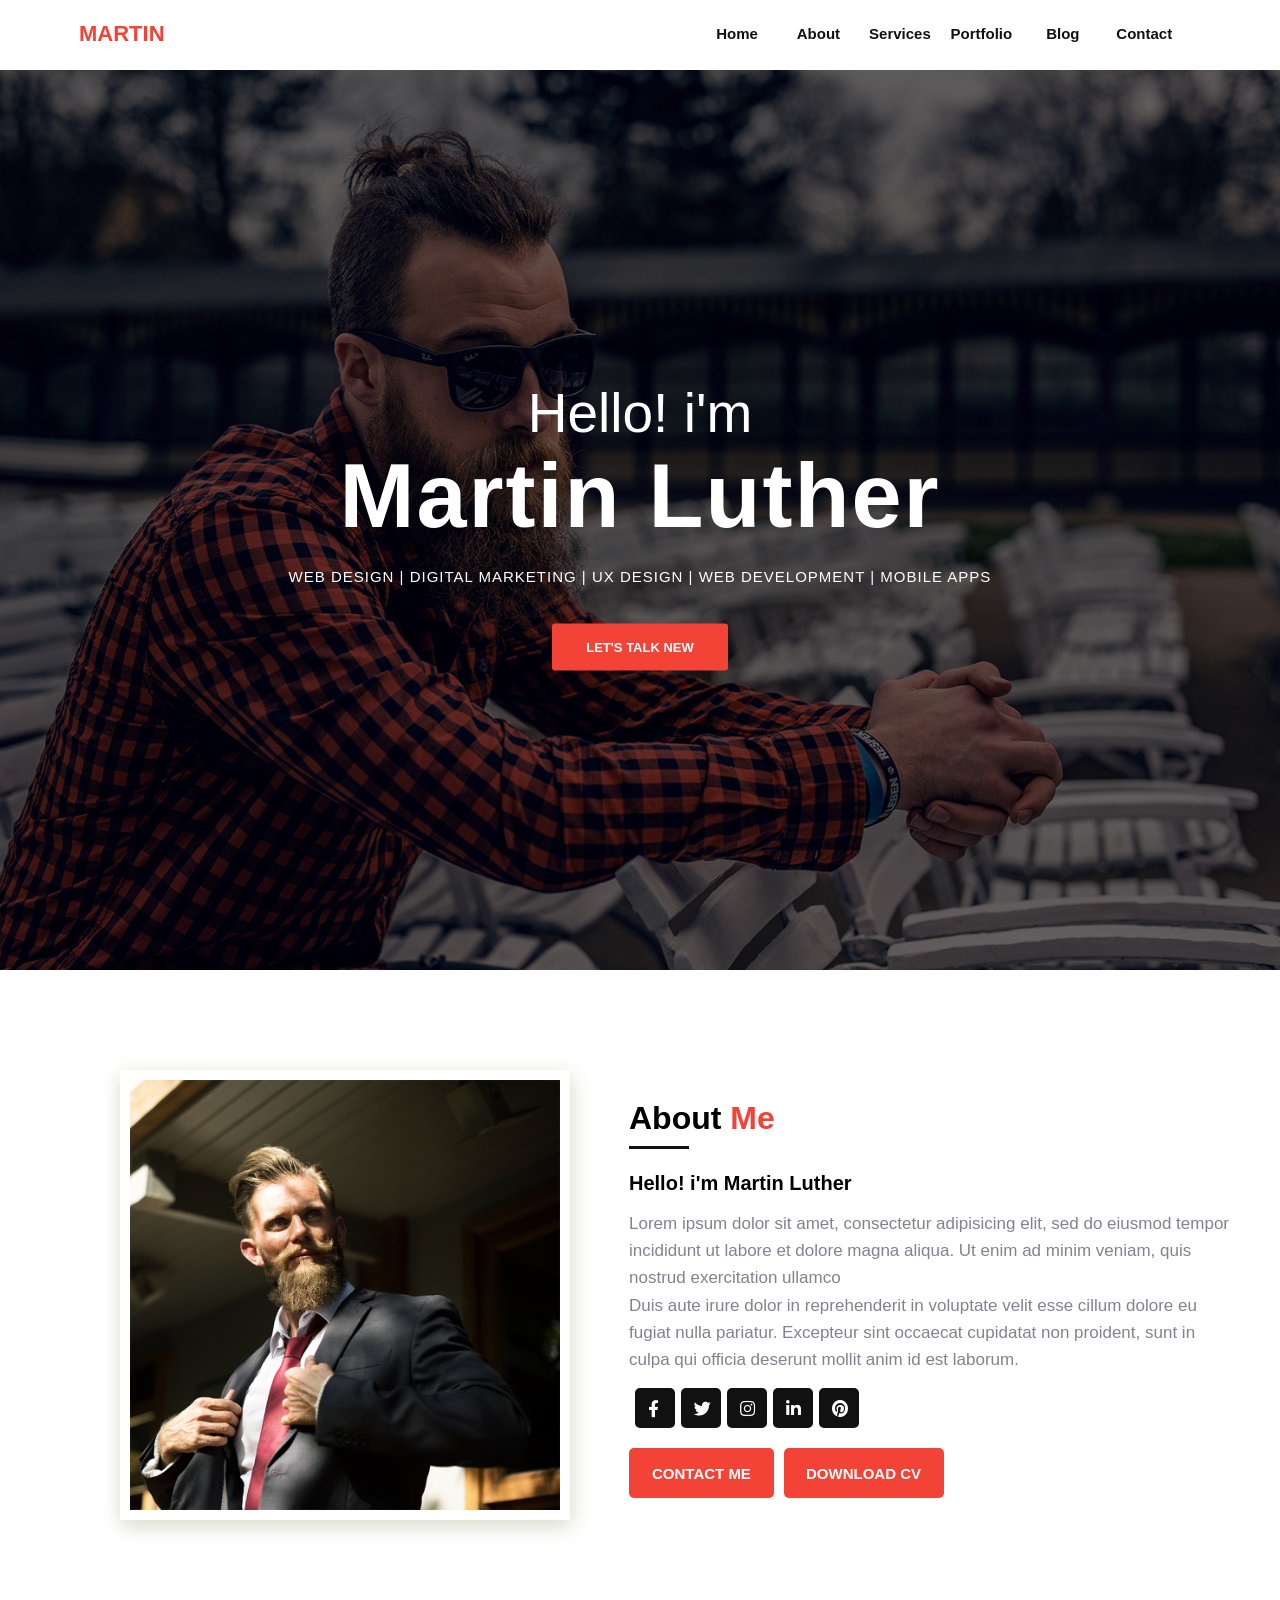
<file: index.html>
<!DOCTYPE html>
<html lang="en">
<head>
    <meta charset="UTF-8">
    <meta http-equiv="X-UA-Compatible" content="IE=edge">
    <meta name="viewport" content="width=device-width, initial-scale=1.0">
    <title>Martin Luther</title>
    <link rel="stylesheet" href="css/all.min.css">
    <link rel="stylesheet" href="css/style.css">
</head>
<body>
    <!-- Header Part Start -->
    <div class="container">
        <div class="header">
            <div class="navBar">
                <div class="logo_side">
                    <a href="#">
                        <div class="logo">
                            Martin
                        </div>
                    </a>
                </div>
                <div class="menu_side">
                    <div class="menu">
                        <ul>
                            <a href="#"><li>Home</li></a>
                            <a href="#aboutMe"><li>About</li></a>
                            <a href="#"><li>Services</li></a>
                            <a href="#"><li>Portfolio</li></a>
                            <a href="#"><li>Blog</li></a>
                            <a href="#"><li>Contact</li></a>
                        </ul>
                    </div>
                </div>
            </div>
        </div>
    <!-- Header Part End -->

    <!-- Banner Part Start -->
    <section id="banner">
        <div class="continer">
          <div class="banner_content">
            <h2>Hello! i'm</h2>
            <h1>Martin Luther</h1>
            <p>
              WEB DESIGN | DIGITAL MARKETING | UX DESIGN | WEB DEVELOPMENT |
              MOBILE APPS
            </p>
            <a href="#">Let's talk New</a>
          </div>
        </div>
    </section>
    <!-- Banner Part End -->

    <!-- About Me Part Start -->
    <section id="aboutMe">
        <div id="aboutMe_elements">
            <div class="aboutMe_img">
                <img src="img/avtar-01.jpg" alt="">
            </div>
            <div class="aboutMe_text">
                <h2>About <span>Me</span></h2>
                <h5>Hello! i'm Martin Luther</h5>
                <p>
                    Lorem ipsum dolor sit amet, consectetur adipisicing elit, sed do eiusmod tempor incididunt ut labore et dolore magna aliqua. Ut enim ad minim veniam, quis nostrud exercitation ullamco
                    <br>
                    Duis aute irure dolor in reprehenderit in voluptate velit esse cillum dolore eu fugiat nulla pariatur. Excepteur sint occaecat cupidatat non proident, sunt in culpa qui officia deserunt mollit anim id est laborum.
                </p>
                <div class="social_sites">
                    <div class="icon">
                        <i class="fab fa-facebook-f"></i>
                    </div>
                    <div class="icon">
                        <i class="fab fa-twitter"></i>
                    </div>
                    <div class="icon">
                        <i class="fab fa-instagram"></i>
                    </div>
                    <div class="icon">
                        <i class="fab fa-linkedin-in"></i>
                    </div>
                    <div class="icon">
                        <i class="fab fa-pinterest"></i>
                    </div>
                </div>
                
                <a href="#">
                    <div id="contactMe">
                        <h4>contact me</h4>
                    </div>
                </a>
                <a href="#">
                    <div id="download_cv">
                        <h4>download cv</h4>
                    </div>
                </a>
            </div>
        </div>
    </section>
    <!-- About Me Part End -->

    </div>
</body>
</html>
</file>
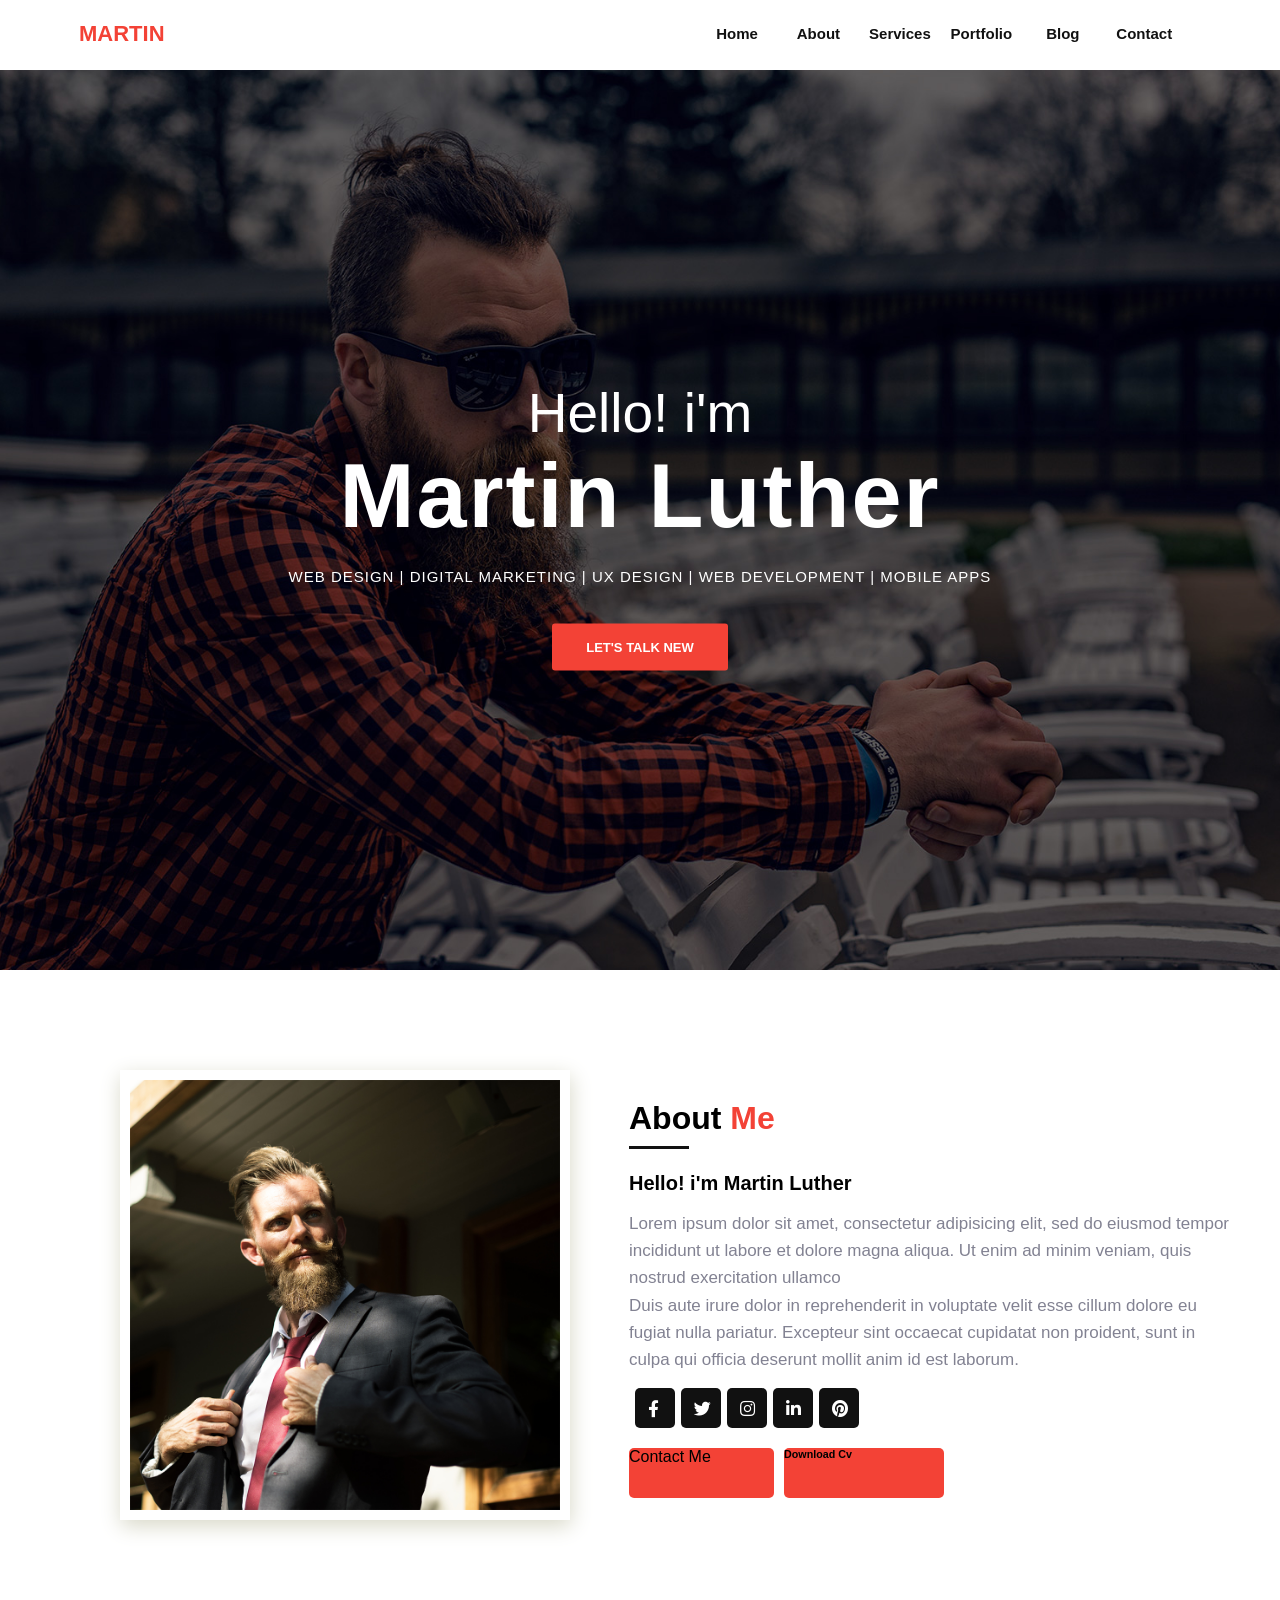
<file: index1.html>
<!DOCTYPE html>
<html lang="en">
<head>
    <meta charset="UTF-8">
    <meta http-equiv="X-UA-Compatible" content="IE=edge">
    <meta name="viewport" content="width=device-width, initial-scale=1.0">
    <title>Martin Luther</title>
    <link rel="stylesheet" href="css/all.min.css">
    <link rel="stylesheet" href="css/style.css">
</head>
<body>
    <!-- Header Part Start -->
    <div class="container">
        <div class="header">
            <div class="navBar">
                <div class="logo_side">
                    <a href="#">
                        <div class="logo">
                            Martin
                        </div>
                    </a>
                </div>
                <div class="menu_side">
                    <div class="menu">
                        <ul>
                            <a href="#"><li>Home</li></a>
                            <a href="#"><li>About</li></a>
                            <a href="#"><li>Services</li></a>
                            <a href="#"><li>Portfolio</li></a>
                            <a href="#"><li>Blog</li></a>
                            <a href="#"><li>Contact</li></a>
                        </ul>
                    </div>
                </div>
            </div>
        </div>
    <!-- Header Part End -->

    <!-- Banner Part Start -->
    <section id="banner">
        <div class="continer">
          <div class="banner_content">
            <h2>Hello! i'm</h2>
            <h1>Martin Luther</h1>
            <p>
              WEB DESIGN | DIGITAL MARKETING | UX DESIGN | WEB DEVELOPMENT |
              MOBILE APPS
            </p>
            <a href="#">Let's talk New</a>
          </div>
        </div>
    </section>
    <!-- Banner Part End -->

    <!-- About Me Part Start -->
    <section id="aboutMe">
        <div id="aboutMe_elements">
            <div class="aboutMe_img">
                <img src="img/avtar-01.jpg" alt="">
            </div>
            <div class="aboutMe_text">
                <h2>About <span>Me</span></h2>
                <h5>Hello! i'm Martin Luther</h5>
                <p>
                    Lorem ipsum dolor sit amet, consectetur adipisicing elit, sed do eiusmod tempor incididunt ut labore et dolore magna aliqua. Ut enim ad minim veniam, quis nostrud exercitation ullamco
                    <br>
                    Duis aute irure dolor in reprehenderit in voluptate velit esse cillum dolore eu fugiat nulla pariatur. Excepteur sint occaecat cupidatat non proident, sunt in culpa qui officia deserunt mollit anim id est laborum.
                </p>
                <div class="social_sites">
                    <div class="icon">
                        <i class="fab fa-facebook-f"></i>
                    </div>
                    <div class="icon">
                        <i class="fab fa-twitter"></i>
                    </div>
                    <div class="icon">
                        <i class="fab fa-instagram"></i>
                    </div>
                    <div class="icon">
                        <i class="fab fa-linkedin-in"></i>
                    </div>
                    <div class="icon">
                        <i class="fab fa-pinterest"></i>
                    </div>
                </div>
                
                <a href="#">
                    <div id="contactMe">
                        contact me
                    </div>
                </a>
                <a href="#">
                    <div id="download_cv">
                        <h6>download cv</h6>
                    </div>
                </a>
            </div>
        </div>
    </section>
    <!-- About Me Part End -->

    </div>
</body>
</html>
</file>
<file: css/style.css>
*{
    padding: 0;
    margin: 0;
    outline: 0;
    box-sizing: border-box;
    font-family: "Poppins", sans-serif;
}
a{
    text-decoration: none;
    color: black;
}
li{
    list-style: none;
}
html{
    scroll-behavior: smooth;
}
/*Header Part Start*/
.header{
    height: 70px;
    background-color: #fff;
    box-shadow: 1px 1px 29px #bbbba2;
}
.navBar{
    width: 1140px;
    height: 70px;
    margin: 0 auto;
}
.logo_side{
    height: 70px;
    width: 50%;
    float: left;
}
.logo{
    display: inline-block;
    height: 70px;
    width: 134px;
    line-height: 3.1;
    text-transform: uppercase;
    font-size: 22px;
    font-weight: 600;
    color: #F34236;
    padding-left: 9px;
}
.menu_side{
    height: 70px;
    width: 50%;
    float: left;
}
.container .navBar .menu{
    width: 485px;
    height: 70px;
    margin-left: 64px;
}
.container .navBar .menu ul li{
    display: inline-block;
    height: 70px;
    width: 66px;
    text-align: center;
    line-height: 4.5;
    font-size: 15px;
    margin-right: 11px;
    font-weight: 600;
    color: #111111;
    position: relative;
    transform: .4s;
    z-index: 1;
}
.navBar .menu ul li:hover{
    color: #111111;
}
.navBar .menu ul li::after{
    content: "";
    height: 3px;
    width: 0;
    right: 0;
    bottom: 0;
    background-color: #F34236;
    position: absolute;
    z-index: -1;
    transition: .4s;
}
.navBar .menu ul li:hover::after{
    width: 66px;
    transition: .4s;
    left: 0;
}
/*Header Part End*/

/* Banner Part Start */
#banner {
    background: url(../img/home.jpg);
    background-position: center;
    background-size: cover;
    height: 100vh;
    position: relative;
  }
  
  #banner .banner_content {
    position: absolute;
    top: 50%;
    left: 50%;
    transform: translate(-50%, -50%);
    text-align: center;
  }
  
  #banner .banner_content h2 {
    color: #fff;
    font-size: 55px;
    font-weight: 300;
  }
  
  #banner .banner_content h1 {
    color: #fff;
    font-size: 90px;
    letter-spacing: 2px;
  }
  
  #banner .banner_content p {
    color: #fff;
    font-size: 15px;
    font-weight: 300;
    letter-spacing: 1px;
    width: 710px;
    padding: 20px 0 50px;
  }
  
  #banner .banner_content a {
    color: #fff;
    background: #f34236;
    border-color: #f34236;
    border-radius: 3px;
    box-shadow: 0px 8px 15px rgb(0, 0, 0, 0.1);
    font-size: 13px;
    font-weight: 700;
    padding: 16px 34px;
    line-height: 25px;
    text-transform: uppercase;
    transition: linear 0.5s;
  }
  
  #banner .banner_content a:hover {
    background: #111;
    box-shadow: 0px 8px 20px rgba(243, 66, 54, 0.59);
  }
  /* Banner Part End */
  
  /* About Me part start*/
  #aboutMe{
      height: 650px;
      position: relative;
  }
  #aboutMe #aboutMe_elements{
      height: 450px;
      width: 1109px;
      margin: 100px 120px;
      position: absolute;
  }
  #aboutMe_elements .aboutMe_img img{
      width: 450px;
      height: 450px;
      padding: 10px;
      box-shadow: rgb(216 216 200) 1px 6px 20px;
      float: left;
  }
  #aboutMe_elements .aboutMe_text{
      width: 600px;
      height: 450px;
      float: right;
      position: relative;
  }
  #aboutMe_elements .aboutMe_text h2{
      font-weight: 600;
      font-size: 32px;
      padding-top: 30px;
  }
  #aboutMe_elements .aboutMe_text span{
      color: #F34236;
  }
  #aboutMe_elements .aboutMe_text h2::after{
      content: " ";
      width: 60px;
      height: 3px;
      background-color: #111111;
      position: absolute;
      left: 0;
      top: 0;
      margin-top: 76px;
  }
  #aboutMe_elements .aboutMe_text h5{
      margin-top: 35px;
      font-size: 20px;
  }
  #aboutMe_elements .aboutMe_text p{
      color: #828292;
      font-size: 17px;
      font-weight: 400;
      line-height: 1.6;
      margin-top: 15px;
  }
  .social_sites .icon{
      height: 40px;
      width: 40px;
      background-color: #111;
      border-radius: 5px;
      margin-top: 15px;
      float: left;
      margin-left: 6px;
  }
  .social_sites .icon:hover{
      background-color: white;
      transition: .5s;
      border: 1px solid #111;
  }
  .social_sites .icon i{
    color: white;
    margin: 12px 13px;
    font-size: 17px;
    
  }
  .social_sites .icon:hover i{
      color: #111;
      transition: .5s;
  }
  .aboutMe_text #contactMe{
      height: 50px;
      width: 145px;
      border-radius: 5px;
      background-color: #F34236;
      text-transform: capitalize;
      float: left;
      margin-left: -230px;
      margin-top: 75px;
      transition: .6s;
  }
  .aboutMe_text #contactMe:hover{
    background: #111;
    box-shadow: 0px 8px 20px rgba(243, 66, 54, 0.59);
    transition:  .5s;
  }
  .aboutMe_text #contactMe h4{
      color: white;
      text-transform: uppercase;
      padding: 17px 23px;
      font-size: 15px;
  }
  .aboutMe_text #download_cv{
      height: 50px;
      width: 160px;
      border-radius: 5px;
      background-color: #F34236;
      text-transform: capitalize;
      float: left;
      margin-top: 75px;
      margin-left: -75px;
      transition: .6s;
  }
  .aboutMe_text #download_cv:hover{
    background: #111;
    box-shadow: 0px 8px 20px rgba(243, 66, 54, 0.59);
    transition:  .5s;
  }
  .aboutMe_text #download_cv h4{
      color: white;
      text-transform: uppercase;
      padding: 17px 22px;
      font-size: 15px;
  }
  /*About Me Part End*/
</file>
